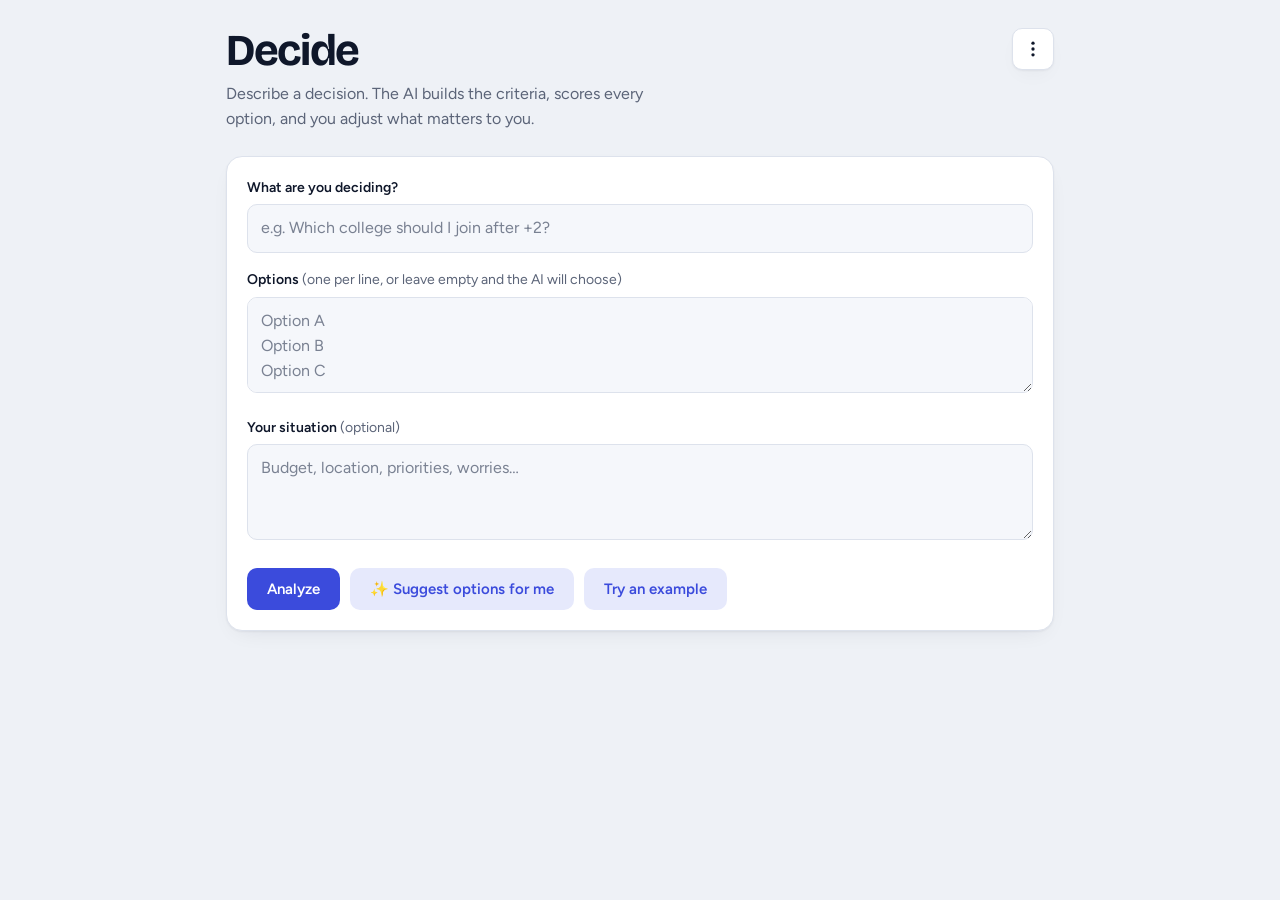
<file: decision_maker.html>
<!DOCTYPE html>
<html lang="en">
<head>
<meta charset="utf-8">
<meta name="viewport" content="width=device-width, initial-scale=1, viewport-fit=cover">
<title>Decide — AI Decision Helper</title>
<style>
/* Decide — AI decision helper */
@import url("https://fonts.googleapis.com/css2?family=Bricolage+Grotesque:opsz,wght@12..96,500;12..96,700&family=Figtree:wght@400;500;600&display=swap");

/* ---------- Tokens ---------- */
:root {
  --bg: #eef1f6;
  --surface: #ffffff;
  --surface-2: #f5f7fb;
  --ink: #0f172a;
  --mute: #5b6478;
  --line: #dde2ec;
  --accent: #3b4bdc;
  --accent-ink: #ffffff;
  --accent-soft: #e6e9fc;
  --win: #0e8a5f;
  --win-soft: #dff4ea;
  --danger: #c2330f;
  --shadow: 0 1px 2px rgba(15, 23, 42, 0.05), 0 8px 24px -12px rgba(15, 23, 42, 0.12);
  --radius: 16px;
  --radius-sm: 10px;
  --font-head: "Bricolage Grotesque", "Figtree", system-ui, sans-serif;
  --font-body: "Figtree", system-ui, -apple-system, "Segoe UI", sans-serif;
  color-scheme: light;
}

@media (prefers-color-scheme: dark) {
  :root:not([data-theme="light"]) {
    --bg: #0c1018;
    --surface: #151a25;
    --surface-2: #1b2130;
    --ink: #e8ecf5;
    --mute: #98a2b8;
    --line: #283044;
    --accent: #8b97ff;
    --accent-ink: #0c1018;
    --accent-soft: #232a4d;
    --win: #4fd1a0;
    --win-soft: #12312a;
    --danger: #ff8a65;
    --shadow: 0 1px 2px rgba(0, 0, 0, 0.3), 0 8px 24px -12px rgba(0, 0, 0, 0.5);
    color-scheme: dark;
  }
}

:root[data-theme="dark"] {
  --bg: #0c1018;
  --surface: #151a25;
  --surface-2: #1b2130;
  --ink: #e8ecf5;
  --mute: #98a2b8;
  --line: #283044;
  --accent: #8b97ff;
  --accent-ink: #0c1018;
  --accent-soft: #232a4d;
  --win: #4fd1a0;
  --win-soft: #12312a;
  --danger: #ff8a65;
  --shadow: 0 1px 2px rgba(0, 0, 0, 0.3), 0 8px 24px -12px rgba(0, 0, 0, 0.5);
  color-scheme: dark;
}

/* ---------- Base ---------- */
:root {
  box-sizing: border-box;
  padding-top: env(safe-area-inset-top, 0px);
  padding-bottom: env(safe-area-inset-bottom, 0px);
}
html {
  scroll-padding-top: env(safe-area-inset-top, 0px);
  scroll-behavior: smooth;
}
*,
*::before,
*::after {
  box-sizing: inherit;
}
body {
  margin: 0;
  background: var(--bg);
  color: var(--ink);
  font: 16px/1.55 var(--font-body);
  -webkit-font-smoothing: antialiased;
}
[hidden] {
  display: none !important;
}
:focus-visible {
  outline: 3px solid var(--accent);
  outline-offset: 2px;
  border-radius: 6px;
}

.app {
  max-width: 860px;
  margin: 0 auto;
  padding: 28px 16px 72px;
}

/* ---------- Header ---------- */
.topbar {
  display: flex;
  align-items: flex-start;
  justify-content: space-between;
  gap: 16px;
  margin-bottom: 24px;
}
.brand h1 {
  font: 700 clamp(32px, 6vw, 44px) / 1.05 var(--font-head);
  letter-spacing: -0.03em;
  margin: 0 0 8px;
}
.brand p {
  margin: 0;
  max-width: 46ch;
  color: var(--mute);
}
.icon-btn {
  flex: none;
  width: 42px;
  height: 42px;
  padding: 0;
  display: grid;
  place-items: center;
  background: var(--surface);
  color: var(--ink);
  border: 1px solid var(--line);
  box-shadow: var(--shadow);
}
.icon-btn:hover {
  background: var(--surface-2);
}
.icon-btn svg {
  width: 20px;
  height: 20px;
}

/* ---------- Cards ---------- */
.card {
  background: var(--surface);
  border: 1px solid var(--line);
  border-radius: var(--radius);
  padding: 20px;
  margin-bottom: 16px;
  box-shadow: var(--shadow);
}
.card-head {
  display: flex;
  align-items: baseline;
  justify-content: space-between;
  gap: 12px;
  flex-wrap: wrap;
  margin-bottom: 12px;
}
.card h2 {
  font: 700 19px / 1.2 var(--font-head);
  letter-spacing: -0.01em;
  margin: 0;
}
.hint {
  font-size: 13.5px;
  color: var(--mute);
  margin: 0;
}

/* ---------- Form ---------- */
.field + .field {
  margin-top: 16px;
}
label,
.label {
  display: block;
  font-weight: 600;
  font-size: 14px;
  margin-bottom: 6px;
}
.label .opt {
  font-weight: 400;
  color: var(--mute);
}
input[type="text"],
input[type="password"],
select,
textarea {
  width: 100%;
  font: inherit;
  color: var(--ink);
  background: var(--surface-2);
  border: 1px solid var(--line);
  border-radius: var(--radius-sm);
  padding: 11px 13px;
  transition: border-color 0.15s, background 0.15s;
}
input::placeholder,
textarea::placeholder {
  color: var(--mute);
  opacity: 0.8;
}
input:focus,
select:focus,
textarea:focus {
  outline: none;
  border-color: var(--accent);
  background: var(--surface);
  box-shadow: 0 0 0 3px var(--accent-soft);
}
textarea {
  min-height: 96px;
  resize: vertical;
}
.grid-2 {
  display: grid;
  grid-template-columns: 1fr 1.4fr;
  gap: 12px;
}
.key-wrap {
  position: relative;
}
.key-wrap input {
  padding-right: 64px;
}
.key-wrap .link-btn {
  position: absolute;
  right: 8px;
  top: 50%;
  transform: translateY(-50%);
}

/* settings disclosure */
details.settings {
  padding: 0;
}
details.settings summary {
  list-style: none;
  cursor: pointer;
  display: flex;
  align-items: center;
  justify-content: space-between;
  gap: 12px;
  padding: 16px 20px;
  font: 700 16px var(--font-head);
  border-radius: var(--radius);
}
details.settings summary::-webkit-details-marker {
  display: none;
}
details.settings summary .state {
  font: 500 13px var(--font-body);
  color: var(--mute);
}
details.settings summary::after {
  content: "";
  width: 8px;
  height: 8px;
  border-right: 2px solid var(--mute);
  border-bottom: 2px solid var(--mute);
  transform: rotate(45deg);
  transition: transform 0.2s;
  margin-left: auto;
  margin-right: 4px;
}
details.settings[open] summary::after {
  transform: rotate(-135deg);
}
details.settings .body {
  padding: 0 20px 20px;
  border-top: 1px solid var(--line);
  padding-top: 16px;
}

/* ---------- Buttons ---------- */
button {
  font: 600 15px var(--font-body);
  border: 0;
  border-radius: var(--radius-sm);
  padding: 12px 20px;
  background: var(--accent);
  color: var(--accent-ink);
  cursor: pointer;
  display: inline-flex;
  align-items: center;
  justify-content: center;
  gap: 8px;
  transition: filter 0.15s, transform 0.1s, background 0.15s;
}
button:hover:not(:disabled) {
  filter: brightness(1.08);
}
button:active:not(:disabled) {
  transform: translateY(1px);
}
button.ghost {
  background: var(--accent-soft);
  color: var(--accent);
}
button.link-btn {
  background: none;
  color: var(--accent);
  padding: 6px 8px;
  font-size: 13px;
}
button:disabled {
  opacity: 0.6;
  cursor: wait;
}
.actions {
  display: flex;
  gap: 10px;
  flex-wrap: wrap;
  margin-top: 20px;
}
.spinner {
  width: 16px;
  height: 16px;
  border: 2px solid currentColor;
  border-right-color: transparent;
  border-radius: 50%;
  animation: spin 0.7s linear infinite;
}
@keyframes spin {
  to {
    transform: rotate(360deg);
  }
}

.err {
  color: var(--danger);
  font-size: 14px;
  margin: 14px 0 0;
  min-height: 0;
}
.err:empty {
  display: none;
}

/* ---------- Results: verdict ---------- */
.verdict {
  border-color: var(--win);
  background: linear-gradient(0deg, var(--win-soft), var(--win-soft)), var(--surface);
  display: grid;
  grid-template-columns: auto 1fr;
  gap: 20px;
  align-items: center;
}
.ring {
  --p: 0;
  width: 92px;
  height: 92px;
  border-radius: 50%;
  background: conic-gradient(var(--win) calc(var(--p) * 1%), color-mix(in srgb, var(--win) 18%, transparent) 0);
  display: grid;
  place-items: center;
  position: relative;
}
.ring::before {
  content: "";
  position: absolute;
  inset: 9px;
  border-radius: 50%;
  background: var(--surface);
}
.ring span {
  position: relative;
  font: 700 28px var(--font-head);
  letter-spacing: -0.03em;
}
.verdict .kicker {
  font-size: 13.5px;
  color: var(--win);
  font-weight: 600;
  margin: 0 0 2px;
}
.verdict h2 {
  font: 700 clamp(24px, 4.5vw, 32px) / 1.1 var(--font-head);
  letter-spacing: -0.02em;
  margin: 0 0 8px;
  overflow-wrap: anywhere;
}
.verdict p {
  margin: 0;
}
.verdict .note {
  margin-top: 8px;
  font-size: 13.5px;
  color: var(--mute);
}

/* ---------- Results: ranking ---------- */
.rank {
  display: grid;
  grid-template-columns: minmax(90px, 170px) 1fr 40px;
  align-items: center;
  gap: 12px;
  padding: 7px 0;
}
.rank .name {
  font-weight: 600;
  overflow-wrap: anywhere;
  display: flex;
  align-items: center;
  gap: 8px;
  flex-wrap: wrap;
}
.rank .pos {
  color: var(--mute);
  font-weight: 500;
  font-size: 13px;
  width: 16px;
}
.bar {
  height: 14px;
  border-radius: 99px;
  background: var(--surface-2);
  border: 1px solid var(--line);
  overflow: hidden;
}
.bar > i {
  display: block;
  height: 100%;
  background: var(--accent);
  border-radius: 99px;
  transition: width 0.35s cubic-bezier(0.2, 0.8, 0.2, 1);
}
.rank.first .bar > i {
  background: var(--win);
}
.rank .val {
  text-align: right;
  font-variant-numeric: tabular-nums;
  font-weight: 600;
}
.pill {
  display: inline-block;
  background: var(--win-soft);
  color: var(--win);
  border-radius: 99px;
  font-size: 12px;
  font-weight: 600;
  padding: 2px 9px;
}

/* ---------- Results: matrix ---------- */
.scroll {
  overflow-x: auto;
  margin: 0 -4px;
  padding: 0 4px;
}
table {
  border-collapse: separate;
  border-spacing: 4px;
  width: 100%;
  min-width: 520px;
  font-size: 14px;
}
th {
  font-weight: 600;
  vertical-align: bottom;
  padding: 4px 4px 8px;
  line-height: 1.25;
}
th.opt-h {
  text-align: left;
  color: var(--mute);
  font-weight: 500;
}
td.opt {
  font-weight: 600;
  padding: 8px 6px 8px 0;
  min-width: 110px;
}
td.s {
  --s: 0;
  text-align: center;
  font-weight: 600;
  font-variant-numeric: tabular-nums;
  border-radius: 8px;
  padding: 10px 6px;
  background: color-mix(in srgb, var(--accent) calc(var(--s) * 38%), var(--surface-2));
  cursor: help;
  transition: box-shadow 0.15s;
}
td.s:hover,
td.s:focus-visible,
td.s.on {
  box-shadow: inset 0 0 0 2px var(--accent);
  outline: none;
}
.crit {
  display: flex;
  flex-direction: column;
  align-items: center;
  gap: 6px;
}
.crit .w {
  font-size: 12px;
  font-weight: 500;
  color: var(--mute);
}
input[type="range"] {
  -webkit-appearance: none;
  appearance: none;
  width: 100%;
  min-width: 72px;
  max-width: 110px;
  height: 22px;
  background: transparent;
  cursor: pointer;
}
input[type="range"]::-webkit-slider-runnable-track {
  height: 6px;
  border-radius: 99px;
  background: var(--line);
}
input[type="range"]::-moz-range-track {
  height: 6px;
  border-radius: 99px;
  background: var(--line);
}
input[type="range"]::-webkit-slider-thumb {
  -webkit-appearance: none;
  width: 18px;
  height: 18px;
  margin-top: -6px;
  border-radius: 50%;
  background: var(--accent);
  border: 3px solid var(--surface);
  box-shadow: 0 0 0 1px var(--accent);
}
input[type="range"]::-moz-range-thumb {
  width: 14px;
  height: 14px;
  border-radius: 50%;
  background: var(--accent);
  border: 3px solid var(--surface);
  box-shadow: 0 0 0 1px var(--accent);
}
.why {
  margin: 12px 0 0;
  padding: 10px 12px;
  border-radius: var(--radius-sm);
  background: var(--surface-2);
  font-size: 14px;
  color: var(--mute);
  min-height: 42px;
}
.why strong {
  color: var(--ink);
}

/* ---------- Stress test ---------- */
.devil-out {
  margin: 14px 0 0;
  white-space: pre-wrap;
  max-width: 68ch;
}
.devil-out:empty {
  display: none;
}

/* ---------- Entrance (single moment, results only) ---------- */
.reveal {
  animation: reveal 0.45s ease both;
}
@keyframes reveal {
  from {
    opacity: 0;
    transform: translateY(8px);
  }
}

/* ---------- Responsive ---------- */
@media (max-width: 560px) {
  .grid-2 {
    grid-template-columns: 1fr;
  }
  .verdict {
    grid-template-columns: 1fr;
    text-align: left;
  }
  .rank {
    grid-template-columns: 1fr 36px;
  }
  .rank .bar {
    grid-column: 1 / -1;
    grid-row: 2;
  }
  .card {
    padding: 16px;
  }
  .actions button {
    flex: 1;
  }
}

@media (prefers-reduced-motion: reduce) {
  *,
  *::before,
  *::after {
    animation: none !important;
    transition: none !important;
    scroll-behavior: auto !important;
  }
}

/* ---------- Additions: menu, panels, chat, helpers ---------- */
.menuwrap{position:relative;flex:none}
.menu{position:absolute;right:0;top:50px;z-index:20;min-width:250px;background:var(--surface);border:1px solid var(--line);border-radius:var(--radius-sm);padding:6px;box-shadow:var(--shadow)}
.menu button{display:flex;width:100%;justify-content:flex-start;background:none;color:var(--ink);font-weight:500;padding:10px 12px}
.menu button:hover{background:var(--accent-soft);filter:none}
.modal{position:fixed;inset:0;background:rgba(10,14,24,.5);z-index:30;display:flex;align-items:flex-end;justify-content:center}
.sheet{background:var(--bg);width:100%;max-width:640px;max-height:90vh;overflow:auto;border-radius:var(--radius) var(--radius) 0 0;padding:12px 14px calc(14px + env(safe-area-inset-bottom,0px))}
@media (min-width:700px){.modal{align-items:center}.sheet{border-radius:var(--radius)}}
.sheethead{display:flex;justify-content:flex-end;margin-bottom:8px}
.msg{padding:9px 13px;border-radius:14px;margin:6px 0;font-size:15px;white-space:pre-wrap}
.msg.u{background:var(--accent);color:var(--accent-ink);margin-left:40px}
.msg.a{background:var(--accent-soft);margin-right:40px}
.chips{display:flex;flex-wrap:wrap;gap:8px;margin-bottom:12px}
.chips:empty{display:none}
.chip{background:var(--accent-soft);color:var(--accent);font-weight:500;font-size:14px;padding:8px 12px;border-radius:99px;text-align:left}
.chat-row{display:flex;gap:10px;margin-top:12px}
.chat-row input{flex:1;min-width:0}
.check{display:flex;gap:10px;align-items:flex-start;font-weight:500;margin:0}
.check input{margin-top:4px;accent-color:var(--accent)}
.hint:empty{display:none}
.warn{color:var(--danger);font-size:14px;margin:10px 0 0}
td.tot{text-align:center;font-weight:700;color:var(--accent);font-variant-numeric:tabular-nums}
.pill.muted{background:var(--surface-2);color:var(--mute)}
.fact-group{margin:10px 0}
.fact-group ul{margin:4px 0 0 18px;padding:0;font-size:14px}
</style>
</head>
<body>
<main class="app">
<header class="topbar">
  <div class="brand"><h1>Decide</h1><p>Describe a decision. The AI builds the criteria, scores every option, and you adjust what matters to you.</p></div>
  <div class="menuwrap">
    <button class="icon-btn" id="menuBtn" aria-label="Menu" aria-haspopup="true"><svg viewBox="0 0 24 24" fill="currentColor"><circle cx="12" cy="5" r="2"/><circle cx="12" cy="12" r="2"/><circle cx="12" cy="19" r="2"/></svg></button>
    <div class="menu" id="menu" hidden>
      <button data-m="api">⚙️ AI settings (API key)</button>
      <button data-m="group">👥 Group decision &amp; merge</button>
    </div>
  </div>
</header>

<section class="card">
  <div class="field"><label for="q">What are you deciding?</label><input type="text" id="q" placeholder="e.g. Which college should I join after +2?"></div>
  <div class="field"><label class="label" for="o">Options <span class="opt">(one per line, or leave empty and the AI will choose)</span></label><textarea id="o" placeholder="Option A&#10;Option B&#10;Option C"></textarea></div>
  <div class="field"><label class="label" for="c">Your situation <span class="opt">(optional)</span></label><textarea id="c" placeholder="Budget, location, priorities, worries…"></textarea></div>
  <div class="actions"><button id="go">Analyze</button><button class="ghost" id="suggest">✨ Suggest options for me</button><button class="ghost" id="demo">Try an example</button></div>
  <p class="hint" id="note" style="margin-top:12px"></p>
  <p class="err" id="err"></p>
</section>

<div id="out" hidden>
  <section class="card" id="banner" hidden><p style="margin:0">Shared decision: drag the sliders to set <b>your own</b> priorities, then open <b>⋮ → Group decision</b>, enter your name, and tap <b>Copy my vote code</b> to send it back.</p></section>
  <section class="card verdict" id="verdict"></section>
  <section class="card"><div class="card-head"><h2>Ranking</h2><p class="hint">Weighted score out of 100</p></div><div id="rank"></div></section>
  <section class="card">
    <div class="card-head"><h2>Score matrix</h2><p class="hint">Drag sliders to change what matters. Totals update live.</p></div>
    <div class="scroll"><table id="tbl"></table></div>
    <p class="why" id="why"></p>
  </section>
  <section class="card" id="factsCard" hidden>
    <div class="card-head"><h2>Web-grounded facts</h2><span class="pill" id="gbadge"></span></div>
    <div id="facts"></div><p class="hint" id="srcs" style="margin-top:12px"></p>
  </section>
  <section class="card" id="fuCard">
    <div class="card-head"><h2>Ask a follow-up</h2><p class="hint">Ask anything about this result</p></div>
    <div class="chips" id="chips"></div>
    <div id="chatLog"></div>
    <div class="chat-row"><input type="text" id="chatIn" placeholder="e.g. What if my budget drops 20%?"><button id="chatSend">Ask</button></div>
  </section>
  <section class="card">
    <div class="card-head"><h2>Stress test</h2><p class="hint">Ask the AI to argue against its own top pick.</p></div>
    <div class="actions" style="margin-top:0"><button class="ghost" id="devil">Play devil's advocate</button></div>
    <p class="devil-out" id="devilOut"></p>
  </section>
</div>
</main>

<div class="modal" id="m-api" hidden><div class="sheet"><div class="sheethead"><button class="ghost" data-close>✕ Close</button></div>
  <section class="card">
    <div class="card-head"><h2>AI settings</h2><p class="hint">Your key stays in your browser only</p></div>
    <div class="grid-2">
      <div><label for="prov">Provider</label><select id="prov"><option value="gemini">Google Gemini (free key)</option><option value="groq">Groq (free key)</option></select></div>
      <div><label for="model">Model</label><input type="text" id="model" placeholder="model"></div>
    </div>
    <div class="field"><label for="key">API key</label><div class="key-wrap"><input type="password" id="key" placeholder="Paste your API key" autocomplete="off"><button type="button" class="link-btn" id="keyShow">Show</button></div></div>
    <div class="field"><label class="check"><input type="checkbox" id="web" checked><span>Ground answers with live web search<span class="hint" style="display:block">Real prices, ratings and facts, with sources. Slower: up to about 90s.</span></span></label></div>
  </section>
</div></div>

<div class="modal" id="m-group" hidden><div class="sheet"><div class="sheethead"><button class="ghost" data-close>✕ Close</button></div>
  <section class="card" id="group">
    <div class="card-head"><h2>Group decision</h2><p class="hint">Everyone sets their own weights. No account needed: share the link, collect vote codes, merge.</p></div>
    <div class="field"><label for="who">Your name</label><input type="text" id="who" placeholder="e.g. Kerzin"></div>
    <div class="actions" style="margin-top:12px"><button class="ghost" id="share">1. Copy share link</button><button class="ghost" id="myvote">2. Copy my vote code</button></div>
    <div class="field" style="margin-top:16px"><label for="votes">Paste friends' vote codes (one per line)</label><textarea id="votes" placeholder="Paste codes here"></textarea></div>
    <div class="actions" style="margin-top:12px"><button id="merge">3. Merge votes</button></div>
    <div id="gout" style="margin-top:14px"></div>
  </section>
</div></div>

<script>
let data=null, weights={};
const $=id=>document.getElementById(id);
const esc=s=>String(s).replace(/[&<>"]/g,c=>({'&':'&amp;','<':'&lt;','>':'&gt;','"':'&quot;'}[c]));

const setBtn=(b,t,busy)=>{b.innerHTML=(busy?'<span class="spinner"></span> ':'')+esc(t)};
const setGo=(t,busy=true)=>setBtn($('go'),t,busy);
const DEF={gemini:'gemini-3.8-flash',groq:'openai/gpt-oss-120b'};
const LS=k=>{try{return localStorage.getItem(k)}catch(e){return null}};
const SV=(k,v)=>{try{localStorage.setItem(k,v)}catch(e){}};
$('prov').value=LS('prov')||'gemini';
$('model').value=LS('m2_'+$('prov').value)||DEF[$('prov').value];
$('key').value=LS('key_'+$('prov').value)||'';
$('prov').onchange=()=>{const p=$('prov').value;$('model').value=LS('m2_'+p)||DEF[p];$('key').value=LS('key_'+p)||''};

$('web').checked=LS('web')!=='0';
$('web').onchange=()=>SV('web',$('web').checked?'1':'0');
let lastSrc=[],lastGrounded=false;
const okUrl=u=>/^https?:\/\//i.test(u||'');
async function post(url,headers,body,ms=45000){
  const ctl=new AbortController(),t=setTimeout(()=>ctl.abort(),ms);
  try{
    const res=await fetch(url,{method:'POST',headers,body:JSON.stringify(body),signal:ctl.signal});
    const d=await res.json().catch(()=>({}));
    return {ok:res.ok,status:res.status,d};
  }catch(e){
    throw new Error(e.name==='AbortError'?`Timed out after ${ms/1000}s. Try again, or turn off web search.`:e.message);
  }finally{clearTimeout(t)}
}
async function ask(prompt,json,web=false){
  lastSrc=[];lastGrounded=false;
  const p=$('prov').value,key=$('key').value.trim(),model=$('model').value.trim()||DEF[p];
  if(!key){openModal('api');throw new Error('Add your API key in the ⋮ menu → AI settings.')}
  SV('prov',p);SV('key_'+p,key);SV('m2_'+p,model);
  const ms=web?90000:45000;
  if(p==='gemini'){
    const H={'Content-Type':'application/json'};
    const mk=m=>`https://generativelanguage.googleapis.com/v1beta/models/${encodeURIComponent(m)}:generateContent?key=${encodeURIComponent(key)}`;
    const body=(lvl,g)=>({contents:[{parts:[{text:prompt}]}],...(g?{tools:[{google_search:{}}]}:{}),
      generationConfig:{...(json&&!g?{responseMimeType:'application/json'}:{}),...(lvl?{thinkingConfig:{thinkingLevel:lvl}}:{})}});
    const busy=r=>!r.ok&&[429,500,503,504].includes(r.status);
    const sleep=t=>new Promise(f=>setTimeout(f,t));
    const models=[model,...['gemini-3.7-flash'].filter(m=>m!==model)];
    let r,lvl='low',g=web;
    for(const m of models){
      for(let i=0;i<3;i++){
        r=await post(mk(m),H,body(lvl,g),ms);
        if(!r.ok&&r.status===400){
          const msg=r.d.error?.message||'';
          if(lvl&&/think/i.test(msg)){lvl=null;i--;continue}
          if(g&&/tool|search|ground/i.test(msg)){g=false;i--;continue}
        }
        if(!busy(r)) break;
        setGo('Model busy, retrying…');
        await sleep(1500*(i+1));
      }
      if(!busy(r)) break;
      setGo('Switching to '+models[1]+'…');
    }
    if(!r.ok) throw new Error(busy(r)?'Gemini is overloaded right now. Wait a minute and try again, or switch to Groq in settings.':(r.d.error?.message||('HTTP '+r.status)));
    const cand=r.d.candidates?.[0];
    lastGrounded=g;
    if(g) lastSrc=(cand?.groundingMetadata?.groundingChunks||[]).map(c=>c.web).filter(w=>w&&okUrl(w.uri)).map(w=>({title:w.title||w.uri,url:w.uri}));
    return cand.content.parts.filter(x=>!x.thought).map(x=>x.text||'').join('');
  }
  const url='https://api.groq.com/openai/v1/chat/completions';
  const H={'Content-Type':'application/json','Authorization':'Bearer '+key};
  const body=(eff,w)=>({model,messages:[{role:'user',content:prompt}],...(eff?{reasoning_effort:'low'}:{}),...(w?{tools:[{type:'browser_search'}]}:{})});
  let w=web;
  let r=await post(url,H,body(true,w),ms);
  if(!r.ok&&r.status===400) r=await post(url,H,body(false,w),ms);
  if(!r.ok&&r.status===400&&w){w=false;r=await post(url,H,body(false,false),ms)}
  if(!r.ok) throw new Error(r.d.error?.message||('HTTP '+r.status));
  const msg=r.d.choices[0].message;
  lastGrounded=w;
  if(w)(msg.executed_tools||[]).forEach(t=>(t.search_results?.results||[]).forEach(x=>okUrl(x.url)&&lastSrc.push({title:x.title||x.url,url:x.url})));
  return msg.content;
}
function renderFacts(){
  const f=data.facts||{},src=data.sources||[];
  $('factsCard').hidden=!(Object.values(f).some(v=>v.length)||src.length);
  $('gbadge').textContent=data.grounded?'live web search':'from the model';
  $('gbadge').classList.toggle('muted',!data.grounded);
  $('facts').innerHTML=data.options.map(o=>(f[o]&&f[o].length)?`<div class="fact-group"><b>${esc(o)}</b><ul>${f[o].map(x=>`<li>${esc(x)}</li>`).join('')}</ul></div>`:'').join('');
  $('srcs').innerHTML=src.length?(data.srcVerified?'Sources: ':'Sources reported by the model, please check them: ')+src.slice(0,8).map(x=>`<a href="${esc(x.url)}" target="_blank" rel="noopener noreferrer">${esc(x.title)}</a>`).join(' · '):'';
}
const parseJSON=t=>{const a=t.indexOf('{'),b=t.lastIndexOf('}');return JSON.parse(t.slice(a,b+1))};

$('demo').onclick=()=>{
  $('q').value="Which laptop should I buy for programming and light gaming?";
  $('o').value="Lenovo LOQ\nASUS Vivobook\nMacBook Air M2\nHP Pavilion";
  $('c').value="Student in Nepal, budget around NPR 1,20,000, need good battery for college.";
};

function score(w=weights){
  const names=data.criteria.map(c=>c.name);
  const wsum=names.reduce((a,n)=>a+(+w[n]||0),0)||1;
  return data.options.map(o=>{
    const t=names.reduce((a,n)=>a+(+w[n]||0)*((data.scores[o]?.[n]?.score)||0),0);
    return {o,pct:Math.round(t/wsum*10)};
  }).sort((a,b)=>b.pct-a.pct);
}

const rankHTML=r=>r.map((x,i)=>`<div class="rank${i==0?' first':''}"><div class="name"><span class="pos">${i+1}</span>${esc(x.o)}${i==0?'<span class="pill">top</span>':''}</div><div class="bar"><i style="width:${x.pct}%"></i></div><span class="val">${x.pct}</span></div>`).join('');
function paintVerdict(r){
  const t=r[0],same=!data.aiTop||data.aiTop===t.o;
  $('verdict').innerHTML=`<div class="ring" style="--p:${t.pct}"><span>${t.pct}</span></div><div><p class="kicker">${same?'Recommended':'Top pick with your priorities'}</p><h2>${esc(t.o)}</h2>`+
   (same?`<p>${esc(data.summary||'')}</p>`:`<p>Your priorities moved <b>${esc(t.o)}</b> to the top. The AI's original pick was <b>${esc(data.aiTop)}</b>.</p>`)+
   (data.grounded?'<p class="note">Scored using live web search.</p>':'')+'</div>';
}
function showWhy(td){
  $('tbl').querySelectorAll('td.s.on').forEach(x=>x.classList.remove('on'));td.classList.add('on');
  $('why').innerHTML=`<strong>${esc(td.dataset.o)} · ${esc(td.dataset.c)}:</strong> ${esc(td.dataset.w||'No reason given.')}`;
}
function reveal(){const o=$('out');o.hidden=false;o.classList.remove('reveal');void o.offsetWidth;o.classList.add('reveal');o.scrollIntoView({behavior:'smooth'})}
function render(){
  const r=score(),cs=data.criteria,pm=Object.fromEntries(r.map(x=>[x.o,x.pct]));
  $('rank').innerHTML=rankHTML(r);paintVerdict(r);
  $('tbl').innerHTML='<tr><th class="opt-h">Option</th>'+cs.map(c=>`<th><div class="crit"><span>${esc(c.name)}</span><input type="range" min="0" max="5" value="${weights[c.name]}" data-n="${esc(c.name)}" aria-label="Importance of ${esc(c.name)}"><span class="w">${weights[c.name]}/5</span></div></th>`).join('')+'<th>Total<br><span class="hint">out of 100</span></th></tr>'
   +data.options.map(o=>`<tr><td class="opt">${esc(o)}</td>`+cs.map(c=>{const s=data.scores[o]?.[c.name]||{};return `<td class="s" tabindex="0" style="--s:${(s.score||0)/10}" data-o="${esc(o)}" data-c="${esc(c.name)}" data-w="${esc(s.why||'')}">${s.score??'–'}</td>`}).join('')+`<td class="tot" data-o="${esc(o)}">${pm[o]}</td></tr>`).join('');
  $('tbl').querySelectorAll('input').forEach(i=>i.oninput=()=>{weights[i.dataset.n]=+i.value;i.nextElementSibling.textContent=i.value+'/5';render2()});
  $('tbl').querySelectorAll('td.s').forEach(td=>{td.onmouseenter=td.onclick=td.onfocus=()=>showWhy(td)});
  $('why').textContent='Hover, tap or focus a score to see the reason.';
}
function render2(){ // live update without rebuilding the table, so sliders keep focus
  const r=score(),pm=Object.fromEntries(r.map(x=>[x.o,x.pct]));
  $('rank').innerHTML=rankHTML(r);paintVerdict(r);
  $('tbl').querySelectorAll('td.tot').forEach(td=>td.textContent=pm[td.dataset.o]);
}

async function suggestOptions(q,ctx,web){
  const j=parseJSON(await ask(`The person is deciding: "${q}". Context: "${ctx||'none given'}". They do not know what their options are.
${web?'Use web search to find real, currently available choices. ':''}Suggest 4 realistic options that differ meaningfully from each other (different trade-offs, not near-duplicates). Keep each name under 6 words and specific, such as a real product, place or course name when relevant.
Return ONLY JSON: {"options":["",""]}`,true,web));
  const out=(j.options||[]).map(x=>String(x).trim()).filter(Boolean).filter((x,i,a)=>a.indexOf(x)===i).slice(0,5);
  if(out.length<2) throw new Error('Could not find options. Try adding more detail in "Your situation".');
  return out;
}
$('suggest').onclick=async()=>{
  const q=$('q').value.trim(),ctx=$('c').value.trim(),web=$('web').checked;
  $('err').textContent='';$('note').textContent='';
  if(!q){$('err').textContent='Describe your decision first.';return}
  $('suggest').disabled=true;setBtn($('suggest'),web?'Searching for options…':'Thinking…',true);
  try{
    $('o').value=(await suggestOptions(q,ctx,web)).join('\n');
    $('note').textContent='AI suggested these options. Edit them if you like, then press Analyze.';
  }catch(e){$('err').textContent='Could not suggest options: '+(e.message||'try again')}
  $('suggest').disabled=false;setBtn($('suggest'),'✨ Suggest options for me',false);
};
$('go').onclick=async()=>{
  const q=$('q').value.trim(), ctx=$('c').value.trim();
  let opts=$('o').value.split('\n').map(s=>s.trim()).filter(Boolean);
  $('err').textContent='';
  if(!q){$('err').textContent='Describe your decision first.';return}
  const web=$('web').checked;
  $('go').disabled=true;setGo(web?'Searching the web & analyzing… (up to 90s)':'Analyzing…');
  try{
    if(opts.length<2){
      setGo(web?'Searching for options…':'Choosing options…');
      opts=await suggestOptions(q,ctx,web);
      $('o').value=opts.join('\n');
      $('note').textContent='You had no options, so the AI chose these. Edit them and press Analyze again if you like.';
      setGo(web?'Searching the web & analyzing… (up to 90s)':'Analyzing…');
    }
    const prompt=`You are a careful decision analyst. Decision: "${q}". Options: ${JSON.stringify(opts)}. Context: "${ctx||'none given'}".
${web?'FIRST use web search to look up current, real facts about each option (prices, specs, ratings, fees, dates, reviews). Base your scores on what you find; mark anything you could not confirm as "unverified". Never invent numbers or sources.\n':''}Pick 4-5 criteria that truly matter for this decision, each with an importance weight 1-5. Score every option on every criterion from 1-10 (10 best) with a reason of at most 12 words. Be honest about uncertainty. Write a 2 sentence summary recommending the best option and naming the main trade-off. Also write 3 short questions the person might want to ask you next about this result (for example a what-if, the main risk, or why the top pick won), each under 10 words, written from the person's point of view.
Return ONLY JSON: {"criteria":[{"name":"","weight":3}],"scores":{"<option>":{"<criterion>":{"score":7,"why":""}}},"summary":"","questions":["","",""]${web?',"facts":{"<option>":["short fact with a number or date (max 3 per option)"]},"sources":[{"title":"","url":""}]':''}}. Use the exact option strings as keys.`;
    const j=parseJSON(await ask(prompt,true,web));
    const facts=Object.fromEntries(Object.entries(web?(j.facts||{}):{}).map(([k,v])=>[k,Array.isArray(v)?v.slice(0,3).map(String):[]]));
    const srcs=(lastSrc.length?lastSrc:(web?(j.sources||[]):[]).filter(x=>okUrl(x.url))).filter((x,i,a)=>a.findIndex(y=>y.url===x.url)===i);
    data={criteria:j.criteria,scores:j.scores,summary:j.summary,options:opts,question:q,context:ctx,facts,sources:srcs,srcVerified:lastSrc.length>0,grounded:web&&lastGrounded,questions:Array.isArray(j.questions)?j.questions.map(String).filter(Boolean).slice(0,3):[]};
    if(web&&!lastGrounded) $('err').textContent='Web search was not available for this model, so this result is not web-grounded.';
    weights={};j.criteria.forEach(c=>weights[c.name]=c.weight);data.aiTop=score()[0].o;
    $('out').hidden=false;$('devilOut').textContent='';chat=[];$('chatLog').innerHTML='';render();renderFacts();renderChips();reveal();
  }catch(e){$('err').textContent='Could not analyze: '+(e.message||'try again');}
  $('go').disabled=false;setGo('Analyze',false);
};

$('devil').onclick=async()=>{
  const top=score()[0].o;$('devil').disabled=true;$('devilOut').textContent='Thinking…';
  try{
    const r=await ask(`Decision: "${data.question}". Context: "${data.context||'none'}". The analysis picked "${top}" over ${JSON.stringify(data.options.filter(o=>o!==top))}. Argue against this pick: give the 3 strongest reasons it could be wrong, and one question the person should answer before committing. Be concise (under 120 words), plain text, no markdown.`,false,$('web').checked);
    $('devilOut').textContent=r;
  }catch(e){$('devilOut').textContent='Could not run: '+e.message;}
  $('devil').disabled=false;
};

/* ---------- Group decision (no backend) ---------- */
const enc=o=>btoa(unescape(encodeURIComponent(JSON.stringify(o))));
const dec=t=>JSON.parse(decodeURIComponent(escape(atob(t.trim()))));
async function copy(t,btn){
  const o=btn.textContent;
  try{await navigator.clipboard.writeText(t);btn.textContent='Copied!';setTimeout(()=>btn.textContent=o,1500)}
  catch(e){prompt('Copy this:',t)}
}
$('share').onclick=()=>{
  if(!data){$('gout').textContent='Run an analysis first.';return}
  const p={q:data.question,o:data.options,c:data.criteria,s:data.scores,m:data.summary,f:data.facts};
  copy(location.origin+location.pathname+'#d='+enc(p),$('share'));
};
$('myvote').onclick=()=>copy(enc({n:$('who').value.trim()||'Anonymous',w:weights}),$('myvote'));
$('merge').onclick=()=>{
  if(!data){$('gout').textContent='Run an analysis first.';return}
  const names=data.criteria.map(c=>c.name);
  const people=[{n:$('who').value.trim()||'Me',w:{...weights}}];
  let bad=0;
  $('votes').value.split('\n').map(l=>l.trim()).filter(Boolean).forEach(l=>{
    try{const v=dec(l);if(v&&v.w)people.push(v);else bad++}catch(e){bad++}
  });
  const norm=w=>{const t=names.reduce((a,n)=>a+(+w[n]||0),0)||1;return Object.fromEntries(names.map(n=>[n,(+w[n]||0)/t]))};
  const nw=people.map(p=>norm(p.w));
  const gw=Object.fromEntries(names.map(n=>[n,nw.reduce((a,w)=>a+w[n],0)/nw.length]));
  const gr=score(gw), win=gr[0].o;
  const tops=people.map((p,i)=>({n:p.n,top:score(nw[i])[0].o}));
  const agree=tops.filter(t=>t.top===win).length;
  const spread=names.map(n=>({n,sd:Math.sqrt(nw.reduce((a,w)=>a+(w[n]-gw[n])**2,0)/nw.length)})).sort((a,b)=>b.sd-a.sd)[0];
  $('gout').innerHTML=
   `<p style="margin:0 0 8px"><b>Group pick: ${esc(win)}</b> <span class="hint">— ${agree} of ${people.length} people have it as their own top choice.</span></p>`+
   rankHTML(gr)+
   `<p class="hint" style="margin:10px 0 4px">Each person's own top pick:</p>`+
   tops.map(t=>`<div style="font-size:14px">${esc(t.n)} → <b>${esc(t.top)}</b></div>`).join('')+
   (people.length>1?`<p class="warn" style="font-size:14px;margin:10px 0 0">Biggest disagreement: <b>${esc(spread.n)}</b>. Talk about this one first.</p>`:'')+
   (bad?`<p class="err">${bad} code(s) could not be read.</p>`:'');
};

/* Open a shared link */
(function(){
  if(!location.hash.startsWith('#d=')) return;
  try{
    const p=dec(location.hash.slice(3));
    data={criteria:p.c,scores:p.s,summary:p.m,options:p.o,question:p.q,context:'',facts:p.f||{},sources:[],grounded:!!p.f&&Object.keys(p.f).length>0};
    weights={};p.c.forEach(c=>weights[c.name]=c.weight);data.aiTop=score()[0].o;
    $('q').value=p.q;$('o').value=p.o.join('\n');
    $('out').hidden=false;$('banner').hidden=false;render();renderFacts();renderChips();reveal();
  }catch(e){$('err').textContent='This share link looks broken.'}
})();


/* ---------- Menu, modals, chat ---------- */
let chat=[];
function openModal(n){
  $('menu').hidden=true;
  document.querySelectorAll('.modal').forEach(m=>m.hidden=true);
  $('m-'+n).hidden=false;
  if(n==='chat') setTimeout(()=>$('chatIn').focus(),50);
}
$('menuBtn').onclick=e=>{e.stopPropagation();$('menu').hidden=!$('menu').hidden};
document.addEventListener('click',e=>{if(!e.target.closest('.menuwrap'))$('menu').hidden=true});
document.querySelectorAll('#menu [data-m]').forEach(b=>b.onclick=()=>openModal(b.dataset.m));
document.querySelectorAll('.modal').forEach(m=>{
  m.onclick=e=>{if(e.target===m)m.hidden=true};
  m.querySelector('[data-close]').onclick=()=>m.hidden=true;
});
document.addEventListener('keydown',e=>{if(e.key==='Escape')document.querySelectorAll('.modal').forEach(m=>m.hidden=true)});

function addMsg(role,t){
  const d=document.createElement('div');d.className='msg '+(role==='u'?'u':'a');d.textContent=t;
  $('chatLog').appendChild(d);d.scrollIntoView({block:'end'});return d;
}
async function sendChat(){
  const t=$('chatIn').value.trim();if(!t)return;
  if(!data){addMsg('a','Run an analysis first, then ask me about it.');return}
  $('chatIn').value='';addMsg('u',t);chat.push({r:'User',t});
  const wait=addMsg('a','Thinking…');$('chatSend').disabled=true;
  try{
    const r=score();
    const sc=Object.fromEntries(data.options.map(o=>[o,Object.fromEntries(data.criteria.map(c=>[c.name,data.scores[o]?.[c.name]?.score]))]));
    const ctx=`Decision: "${data.question}". Situation: "${data.context||'none'}". Current weighted ranking: ${r.map(x=>x.o+' '+x.pct).join(', ')}. Criteria weights (0-5): ${JSON.stringify(weights)}. Scores (1-10): ${JSON.stringify(sc)}. Known facts: ${JSON.stringify(data.facts||{})}.`;
    const hist=chat.slice(-8,-1).map(m=>m.r+': '+m.t).join('\n');
    const reply=await ask(`You are a helpful decision coach. ${ctx}\n${hist?'Conversation so far:\n'+hist+'\n':''}User: ${t}\nAnswer directly in under 150 words, plain text, no markdown. If the answer depends on facts you are unsure of, say so.`,false,$('web').checked);
    wait.textContent=reply;chat.push({r:'Coach',t:reply});
  }catch(e){wait.textContent='Could not answer: '+e.message}
  $('chatSend').disabled=false;
  if(!$('go').disabled)setGo('Analyze',false);
}
$('chatSend').onclick=sendChat;
$('chatIn').onkeydown=e=>{if(e.key==='Enter')sendChat()};

/* ---------- Follow-up Q&A after the result ---------- */
function renderChips(){
  const qs=(data.questions&&data.questions.length)?data.questions:['Why did the top pick win?','What are the biggest risks?','What would change the ranking?'];
  $('chips').innerHTML=qs.map(q=>`<button class="chip" type="button">${esc(q)}</button>`).join('');
  $('chips').querySelectorAll('.chip').forEach(b=>b.onclick=()=>{$('chatIn').value=b.textContent;sendChat()});
}
$('keyShow').onclick=()=>{const k=$('key'),show=k.type==='password';k.type=show?'text':'password';$('keyShow').textContent=show?'Hide':'Show'};
</script>
</body>
</html>
</file>
